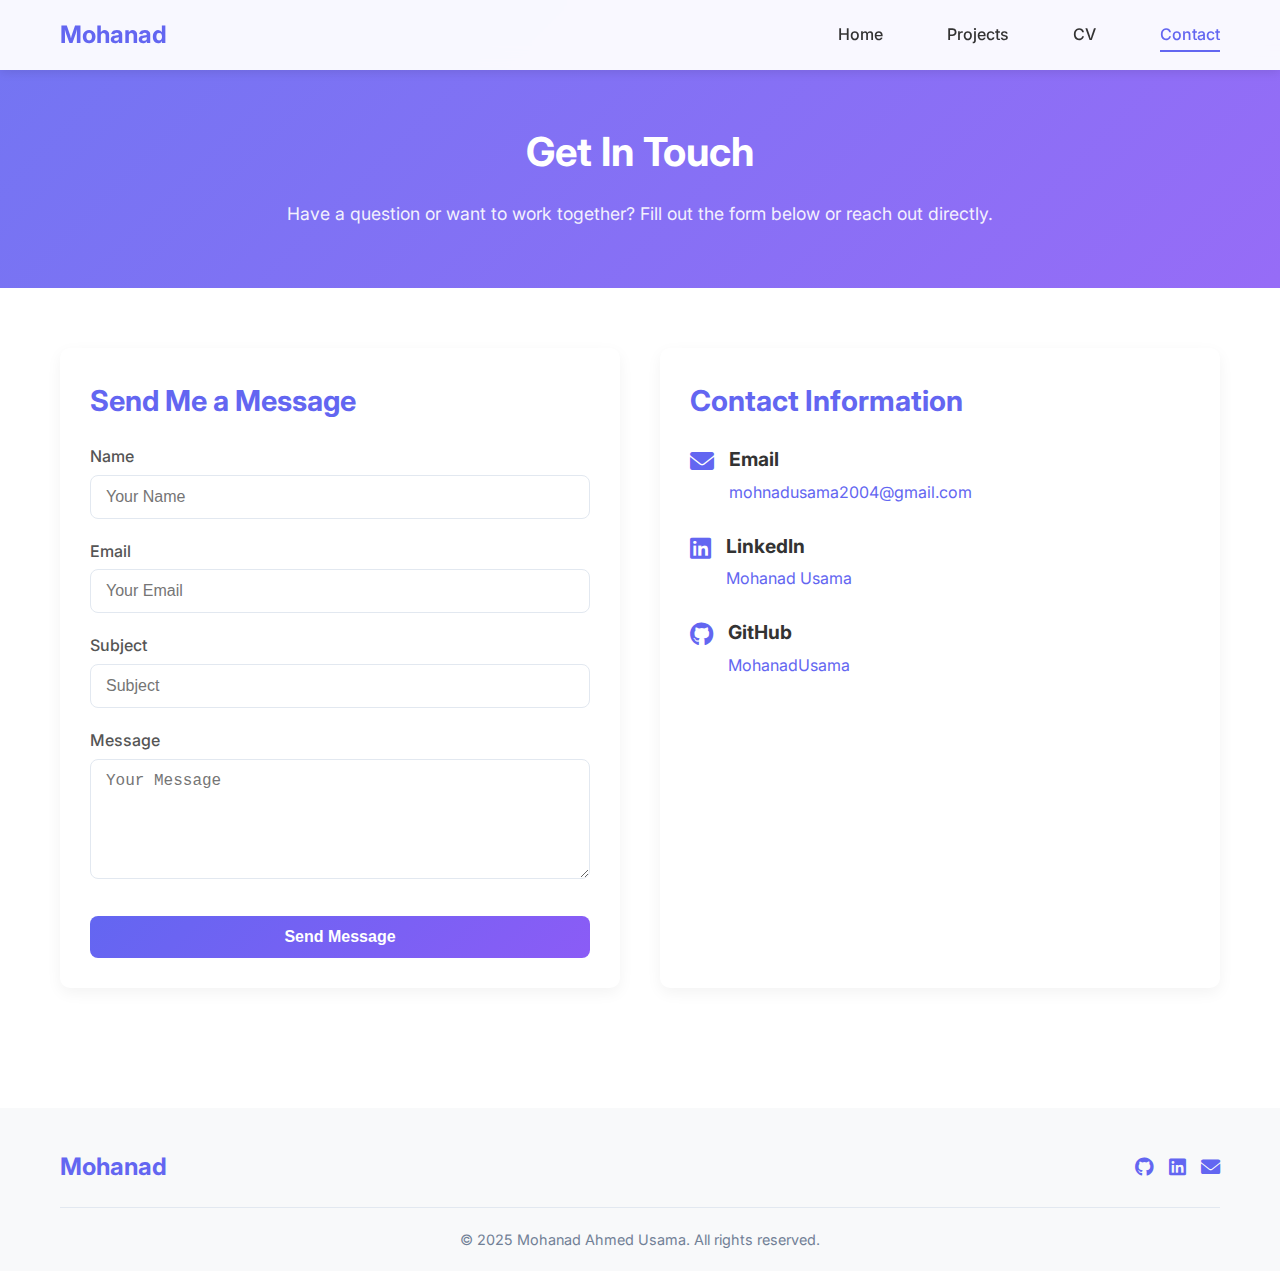
<file: Contact.html>
<!DOCTYPE html>
<html lang="en">
<head>
    <meta charset="UTF-8">
    <meta name="viewport" content="width=device-width, initial-scale=1.0">
    <title>Mohanad Ahmed Usama - Contact</title>
    <link rel="stylesheet" href="Contact.css">
    <link href="https://fonts.googleapis.com/css2?family=Inter:wght@300;400;500;600;700&display=swap" rel="stylesheet">
    <link rel="stylesheet" href="https://cdnjs.cloudflare.com/ajax/libs/font-awesome/6.0.0/css/all.min.css">
</head>
<body>
    <header>
        <nav class="navbar">
            <div class="nav-container">
                <div class="nav-logo">
                <span class="logo-text">Mohanad </span>
                </div>
                <ul class="nav-menu">
                    <li><a href="index.html">Home</a></li>
                    <li><a href="Projects.html">Projects</a></li>
                    <li><a href="CV.html">CV</a></li>
                    <li><a href="contact.html" class="active">Contact</a></li>
                </ul>
                <div class="nav-toggle" id="mobile-menu">
                    <span></span>
                    <span></span>
                    <span></span>
                </div>
            </div>
        </nav>
    </header>
    
    <!-- Contact Header -->
    <section class="contact-header">
        <div class="container">
            <h1>Get In Touch</h1>
            <p>Have a question or want to work together? Fill out the form below or reach out directly.</p>
        </div>
    </section>
    
    <main>
        <div class="contact-container">
            <div class="contact-form-container">
                <h2>Send Me a Message</h2>
                <form action="" class="contact-form">
                    <div class="form-group">
                        <label for="name">Name</label>
                        <input required class="input" type="text" name="name" id="name" placeholder="Your Name">
                    </div>
                    <div class="form-group">
                        <label for="email">Email</label>
                        <input required class="input" type="email" name="email" id="email" placeholder="Your Email">
                    </div>
                    <div class="form-group">
                        <label for="subject">Subject</label>
                        <input required class="input" type="text" name="subject" id="subject" placeholder="Subject">
                    </div>
                    <div class="form-group">
                        <label for="message">Message</label>
                        <textarea required class="input textarea" name="message" id="message" placeholder="Your Message" rows="5"></textarea>
                    </div>
                    <button type="submit" class="submit-button">Send Message</button>
                </form>
            </div>
            
            <div class="contact-info-container">
                <h2>Contact Information</h2>
                <div class="contact-info">
                    <div class="contact-item">
                        <i class="fas fa-envelope"></i>
                        <div>
                            <h3>Email</h3>
                            <p><a href="mailto:mohnadusama2004@gmail.com">mohnadusama2004@gmail.com</a></p>
                        </div>
                    </div>
                    <div class="contact-item">
                        <i class="fab fa-linkedin"></i>
                        <div>
                            <h3>LinkedIn</h3>
                            <p><a href="http://www.linkedin.com/in/mohanad-usama-36b650218" target="_blank">Mohanad Usama</a></p>
                        </div>
                    </div>
                    <div class="contact-item">
                        <i class="fab fa-github"></i>
                        <div>
                            <h3>GitHub</h3>
                            <p><a href="https://github.com/MohanadUsama" target="_blank">MohanadUsama</a></p>
                        </div>
                    </div>
                </div>
            </div>
        </div>
    </main>
    
    <footer class="footer">
        <div class="container">
            <div class="footer-content">
                <div class="footer-logo">
                    <span class="logo-text">Mohanad </span>
                </div>
                <div class="footer-social">
                    <a href="https://github.com/MohanadUsama" target="_blank"><i class="fab fa-github"></i></a>
                    <a href="http://www.linkedin.com/in/mohanad-usama-36b650218" target="_blank"><i class="fab fa-linkedin"></i></a>
                    <a href="mailto:mohnadusama2004@gmail.com"><i class="fas fa-envelope"></i></a>
                </div>
            </div>
            <div class="footer-bottom">
                <p>&copy; 2025 Mohanad Ahmed Usama. All rights reserved.</p>
            </div>
        </div>
    </footer>
    <script src="script.js"></script>
</body>
</file>
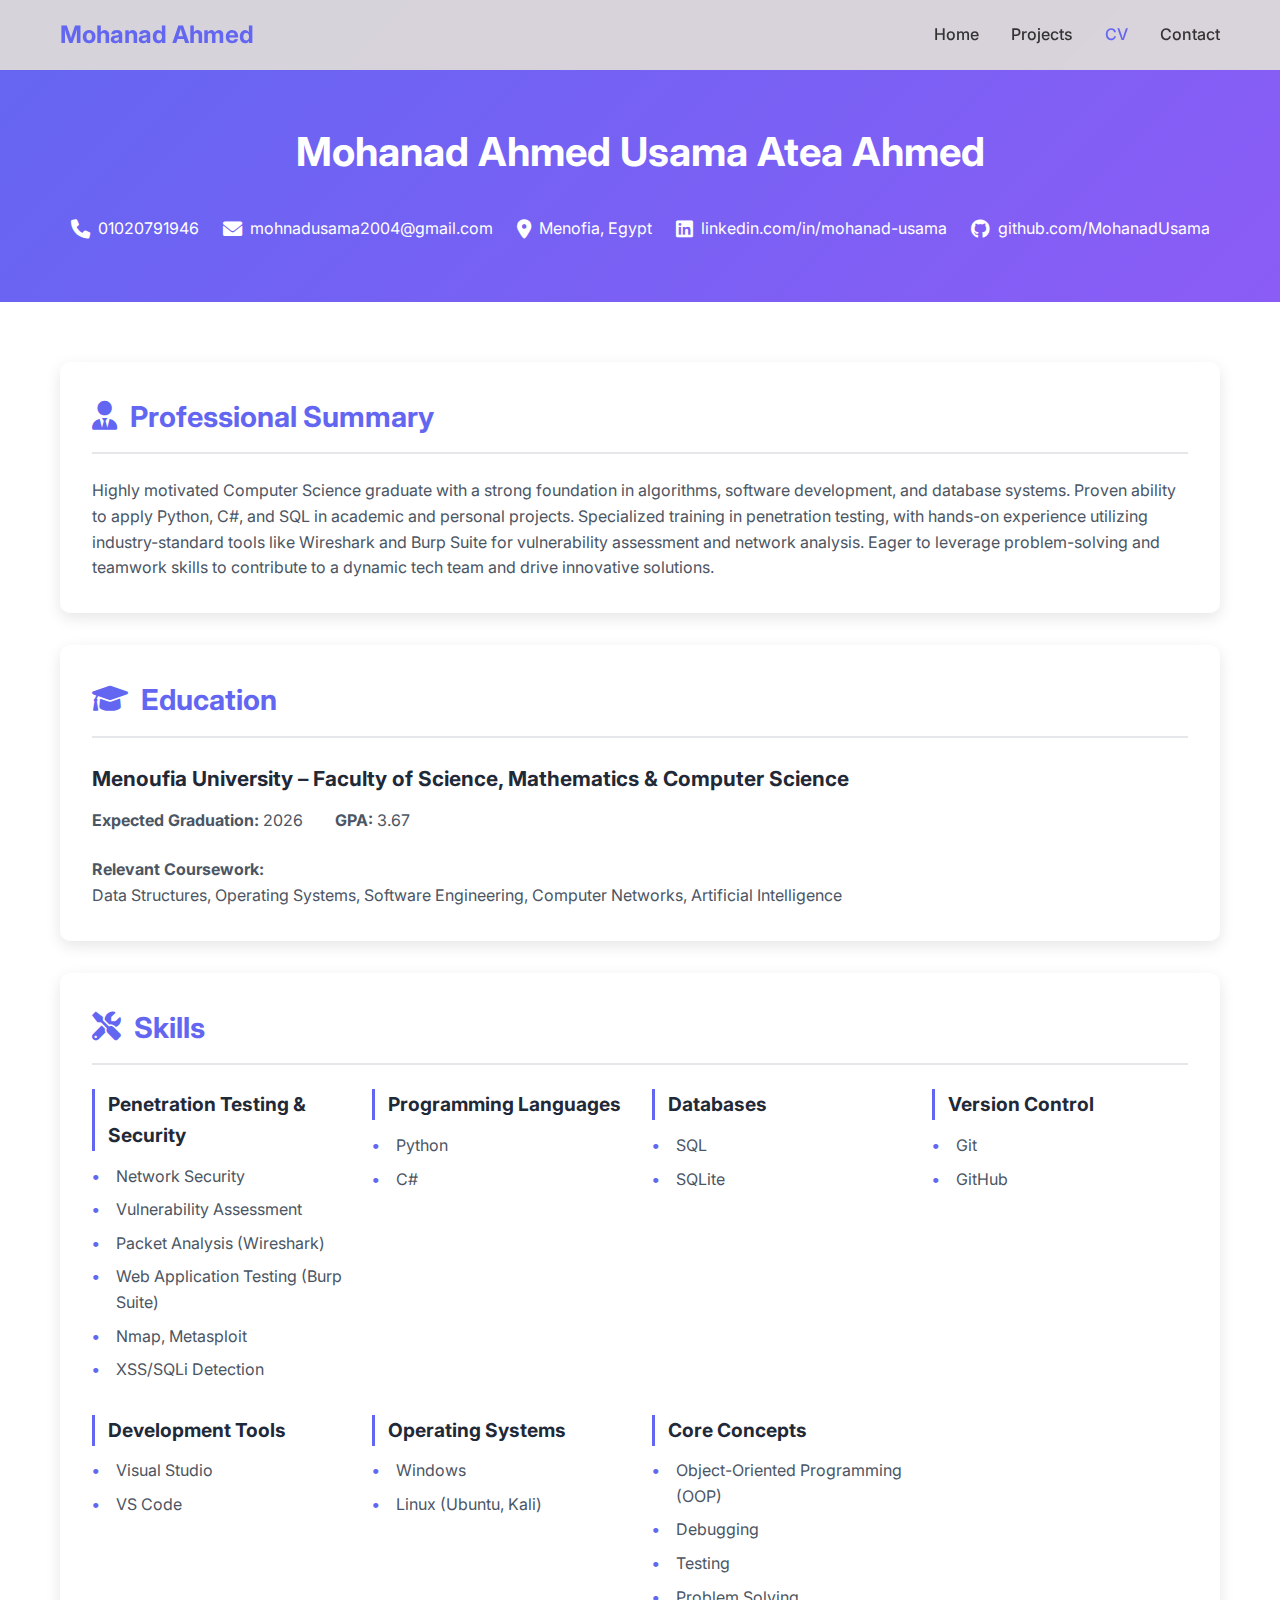
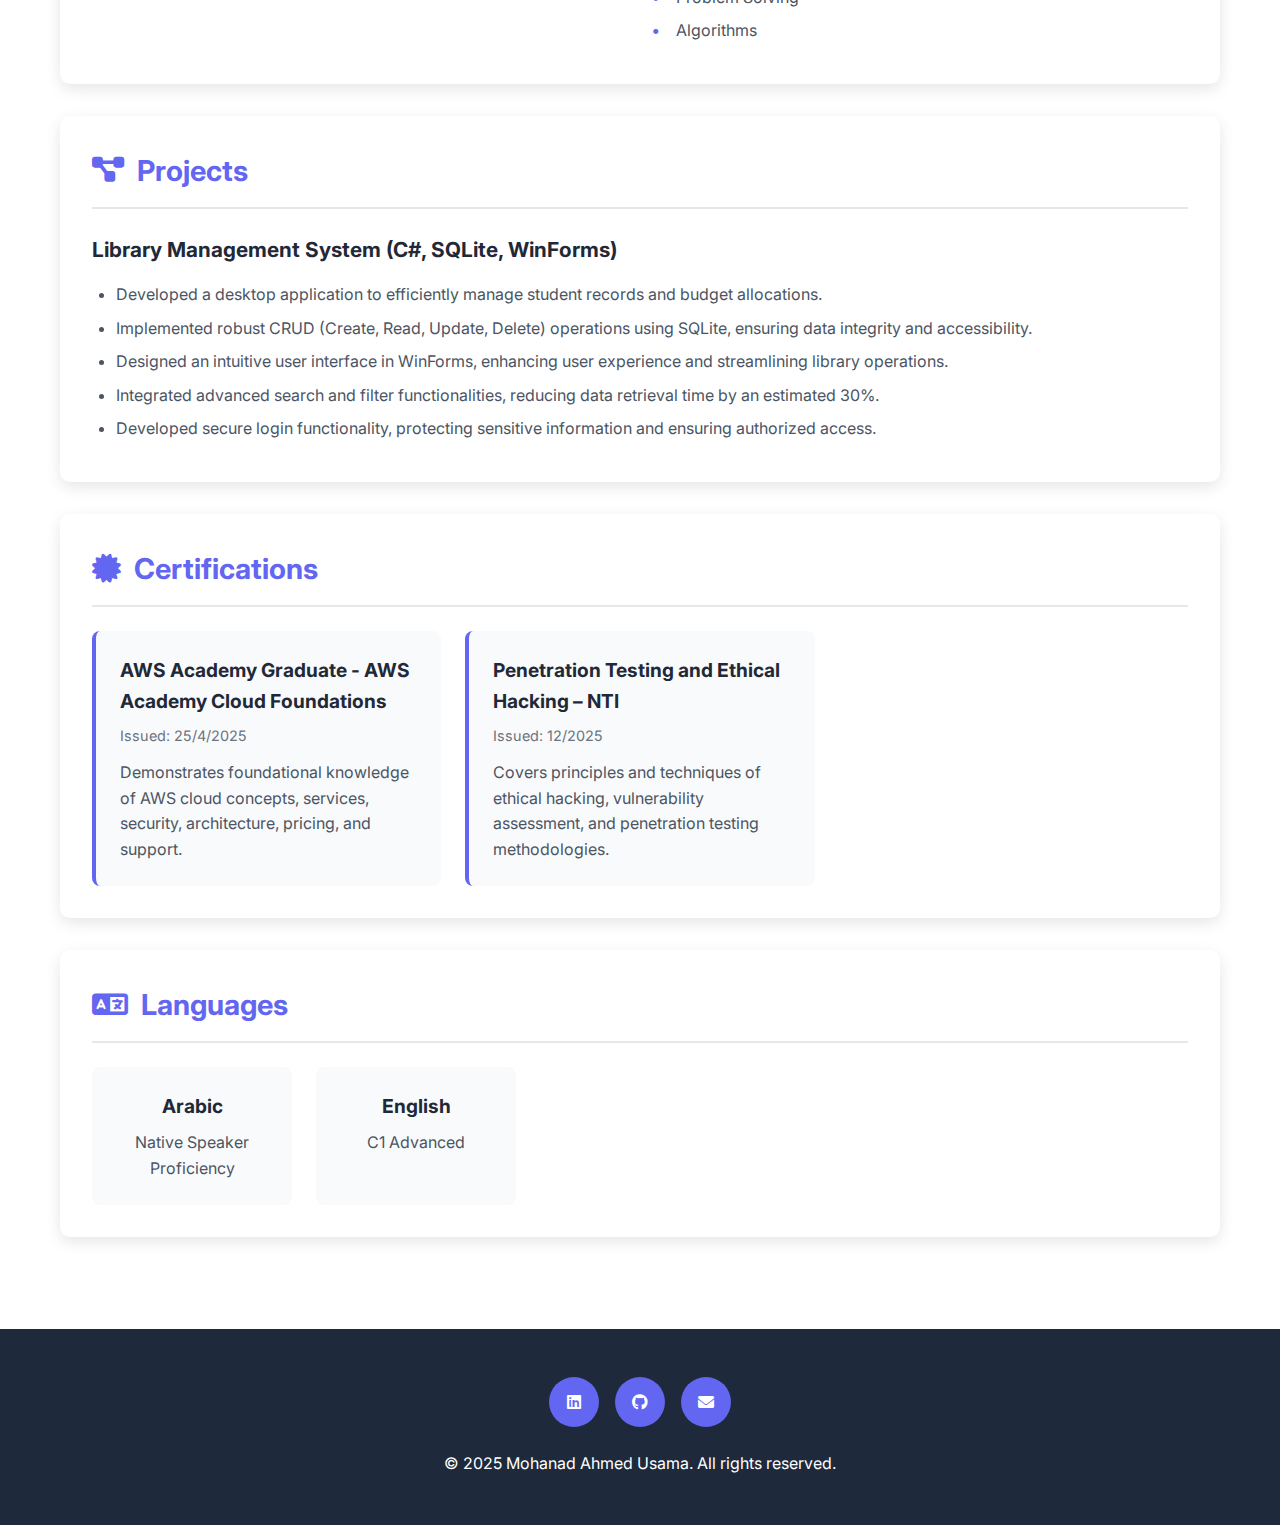
<file: CV.html>
<!DOCTYPE html>
<html lang="en">
<head>
    <meta charset="UTF-8">
    <meta name="viewport" content="width=device-width, initial-scale=1.0">
    <title>Mohanad Ahmed Usama - CV</title>
    <link rel="stylesheet" href="CV.css">
    <link rel="stylesheet" href="https://cdnjs.cloudflare.com/ajax/libs/font-awesome/6.0.0-beta3/css/all.min.css">
    <link href="https://fonts.googleapis.com/css2?family=Inter:wght@300;400;500;600;700&display=swap" rel="stylesheet">
</head>
<body>
    <!-- Navigation -->
    <nav class="navbar">
        <div class="nav-container">
            <div class="logo-text">Mohanad Ahmed</div>
            <ul class="nav-menu">
                <li><a href="index.html">Home</a></li>
                <li><a href="Projects.html">Projects</a></li>
                <li><a href="CV.html" class="active">CV</a></li>
                <li><a href="Contact.html">Contact</a></li>
            </ul>
            <div class="nav-toggle" id="mobile-menu">
                <span></span>
                <span></span>
                <span></span>
            </div>
        </div>
    </nav>

    <!-- CV Header -->
    <header class="cv-header">
        <div class="container">
            <h1>Mohanad Ahmed Usama Atea Ahmed</h1>
            <div class="contact-info">
                <div class="contact-item">
                    <i class="fas fa-phone"></i>
                    <span>01020791946</span>
                </div>
                <div class="contact-item">
                    <i class="fas fa-envelope"></i>
                    <a href="mailto:mohnadusama2004@gmail.com">mohnadusama2004@gmail.com</a>
                </div>
                <div class="contact-item">
                    <i class="fas fa-map-marker-alt"></i>
                    <span>Menofia, Egypt</span>
                </div>
                <div class="contact-item">
                    <i class="fab fa-linkedin"></i>
                    <a href="http://www.linkedin.com/in/mohanad-usama-36b650218" target="_blank">linkedin.com/in/mohanad-usama</a>
                </div>
                <div class="contact-item">
                    <i class="fab fa-github"></i>
                    <a href="https://github.com/MohanadUsama" target="_blank">github.com/MohanadUsama</a>
                </div>
            </div>
        </div>
    </header>

    <!-- Main Content -->
    <main class="cv-content">
        <div class="container">
            <!-- Professional Summary -->
            <section class="cv-section">
                <h2 class="section-title"><i class="fas fa-user-tie"></i> Professional Summary</h2>
                <div class="section-content">
                    <p>Highly motivated Computer Science graduate with a strong foundation in algorithms, software development, and database systems. Proven ability to apply Python, C#, and SQL in academic and personal projects. Specialized training in penetration testing, with hands-on experience utilizing industry-standard tools like Wireshark and Burp Suite for vulnerability assessment and network analysis. Eager to leverage problem-solving and teamwork skills to contribute to a dynamic tech team and drive innovative solutions.</p>
                </div>
            </section>

            <!-- Education -->
            <section class="cv-section">
                <h2 class="section-title"><i class="fas fa-graduation-cap"></i> Education</h2>
                <div class="section-content">
                    <div class="education-item">
                        <h3>Menoufia University – Faculty of Science, Mathematics & Computer Science</h3>
                        <div class="education-details">
                            <div class="education-info">
                                <span><strong>Expected Graduation:</strong> 2026</span>
                                <span><strong>GPA:</strong> 3.67</span>
                            </div>
                            <div class="education-courses">
                                <strong>Relevant Coursework:</strong>
                                <p>Data Structures, Operating Systems, Software Engineering, Computer Networks, Artificial Intelligence</p>
                            </div>
                        </div>
                    </div>
                </div>
            </section>

            <!-- Skills -->
            <section class="cv-section">
                <h2 class="section-title"><i class="fas fa-tools"></i> Skills</h2>
                <div class="section-content">
                    <div class="skills-grid">
                        <div class="skill-category">
                            <h3>Penetration Testing & Security</h3>
                            <ul>
                                <li>Network Security</li>
                                <li>Vulnerability Assessment</li>
                                <li>Packet Analysis (Wireshark)</li>
                                <li>Web Application Testing (Burp Suite)</li>
                                <li>Nmap, Metasploit</li>
                                <li>XSS/SQLi Detection</li>
                            </ul>
                        </div>
                        <div class="skill-category">
                            <h3>Programming Languages</h3>
                            <ul>
                                <li>Python</li>
                                <li>C#</li>
                            </ul>
                        </div>
                        <div class="skill-category">
                            <h3>Databases</h3>
                            <ul>
                                <li>SQL</li>
                                <li>SQLite</li>
                            </ul>
                        </div>
                        <div class="skill-category">
                            <h3>Version Control</h3>
                            <ul>
                                <li>Git</li>
                                <li>GitHub</li>
                            </ul>
                        </div>
                        <div class="skill-category">
                            <h3>Development Tools</h3>
                            <ul>
                                <li>Visual Studio</li>
                                <li>VS Code</li>
                            </ul>
                        </div>
                        <div class="skill-category">
                            <h3>Operating Systems</h3>
                            <ul>
                                <li>Windows</li>
                                <li>Linux (Ubuntu, Kali)</li>
                            </ul>
                        </div>
                        <div class="skill-category">
                            <h3>Core Concepts</h3>
                            <ul>
                                <li>Object-Oriented Programming (OOP)</li>
                                <li>Debugging</li>
                                <li>Testing</li>
                                <li>Problem Solving</li>
                                <li>Algorithms</li>
                            </ul>
                        </div>
                    </div>
                </div>
            </section>

            <!-- Projects -->
            <section class="cv-section">
                <h2 class="section-title"><i class="fas fa-project-diagram"></i> Projects</h2>
                <div class="section-content">
                    <div class="project-item">
                        <h3>Library Management System (C#, SQLite, WinForms)</h3>
                        <ul>
                            <li>Developed a desktop application to efficiently manage student records and budget allocations.</li>
                            <li>Implemented robust CRUD (Create, Read, Update, Delete) operations using SQLite, ensuring data integrity and accessibility.</li>
                            <li>Designed an intuitive user interface in WinForms, enhancing user experience and streamlining library operations.</li>
                            <li>Integrated advanced search and filter functionalities, reducing data retrieval time by an estimated 30%.</li>
                            <li>Developed secure login functionality, protecting sensitive information and ensuring authorized access.</li>
                        </ul>
                    </div>
                </div>
            </section>

            <!-- Certifications -->
            <section class="cv-section">
                <h2 class="section-title"><i class="fas fa-certificate"></i> Certifications</h2>
                <div class="section-content">
                    <div class="certification-grid">
                        <div class="certification-item">
                            <h3>AWS Academy Graduate - AWS Academy Cloud Foundations</h3>
                            <p class="certification-date">Issued: 25/4/2025</p>
                            <p>Demonstrates foundational knowledge of AWS cloud concepts, services, security, architecture, pricing, and support.</p>
                        </div>
                        <div class="certification-item">
                            <h3>Penetration Testing and Ethical Hacking – NTI</h3>
                            <p class="certification-date">Issued: 12/2025</p>
                            <p>Covers principles and techniques of ethical hacking, vulnerability assessment, and penetration testing methodologies.</p>
                        </div>
                    </div>
                </div>
            </section>

            <!-- Languages -->
            <section class="cv-section">
                <h2 class="section-title"><i class="fas fa-language"></i> Languages</h2>
                <div class="section-content">
                    <div class="language-grid">
                        <div class="language-item">
                            <h3>Arabic</h3>
                            <p>Native Speaker Proficiency</p>
                        </div>
                        <div class="language-item">
                            <h3>English</h3>
                            <p>C1 Advanced</p>
                        </div>
                    </div>
                </div>
            </section>
        </div>
    </main>

    <!-- Footer -->
    <footer class="footer">
        <div class="container">
            <div class="social-links">
                <a href="http://www.linkedin.com/in/mohanad-usama-36b650218" target="_blank"><i class="fab fa-linkedin"></i></a>
                <a href="https://github.com/MohanadUsama" target="_blank"><i class="fab fa-github"></i></a>
                <a href="mailto:mohnadusama2004@gmail.com"><i class="fas fa-envelope"></i></a>
            </div>
            <p>&copy; 2025 Mohanad Ahmed Usama. All rights reserved.</p>
        </div>
    </footer>

    <script>
        // Mobile menu toggle
        document.getElementById('mobile-menu').addEventListener('click', function() {
            document.querySelector('.nav-menu').classList.toggle('active');
            this.classList.toggle('active');
        });
    </script>
</body>
</html>
</file>
<file: Contact.css>
/* Reset and Base Styles */
* {
    margin: 0;
    padding: 0;
    box-sizing: border-box;
}

body {
    font-family: 'Inter', sans-serif;
    line-height: 1.6;
    color: #333;
    overflow-x: hidden;
    background: rgba(255, 255, 255, 0.1);
    margin: 0;
    padding: 0;
}

.container {
    max-width: 1200px;
    margin: 0 auto;
    padding: 0 20px;
}

/* Navigation */
.navbar {
    position: fixed;
    top: 0;
    width: 100%;
    background: rgba(221, 217, 217, 0.95);
    backdrop-filter: blur(10px);
    z-index: 1000;
    padding: 1rem 0;
    transition: all 0.3s ease;
    box-shadow: 0 2px 10px rgba(0, 0, 0, 0.1);
}

.nav-container {
    max-width: 1200px;
    margin: 0 auto;
    padding: 0 20px;
    display: flex;
    justify-content: space-between;
    align-items: center;
}

.logo-text {
    font-size: 1.5rem;
    font-weight: 700;
    color: #6366f1;
}

.nav-menu {
    display: flex;
    list-style: none;
}

.nav-menu li {
    margin-left: 2rem;
}

.nav-menu a {
    text-decoration: none;
    color: #333;
    font-weight: 500;
    transition: color 0.3s ease;
    padding: 0.5rem 0;
    position: relative;
}

.nav-menu a:hover, .nav-menu a.active {
    color: #6366f1;
}

.nav-menu a.active::after {
    content: '';
    position: absolute;
    bottom: 0;
    left: 0;
    width: 100%;
    height: 2px;
    background-color: #6366f1;
}

.nav-toggle {
    display: none;
    flex-direction: column;
    cursor: pointer;
}

.nav-toggle span {
    width: 25px;
    height: 3px;
    background: #333;
    margin: 3px 0;
    transition: 0.3s;
}

/* Contact Header */
.contact-header {
    background: linear-gradient(135deg, rgba(99, 102, 241, 0.9), rgba(139, 92, 246, 0.9));
    color: white;
    padding: 120px 0 60px;
    text-align: center;
    width: 100%;
    box-sizing: border-box;
}

.contact-header .container {
    width: 100%;
    max-width: 1200px;
    margin: 0 auto;
    padding: 0 20px;
    box-sizing: border-box;
    background: transparent;
}

.contact-header h1 {
    font-size: 2.5rem;
    margin-bottom: 1rem;
    font-weight: 700;
}

.contact-header p {
    font-size: 1.1rem;
    max-width: 800px;
    margin: 0 auto;
    opacity: 0.9;
}

/* Main Content */
main {
    padding: 60px 0;
}

.contact-container {
    display: grid;
    grid-template-columns: 1fr 1fr;
    gap: 40px;
    max-width: 1200px;
    margin: 0 auto;
    padding: 0 20px;
    width: 100%;
    box-sizing: border-box;
}

/* Contact Form */
.contact-form-container {
    background: white;
    border-radius: 10px;
    padding: 30px;
    box-shadow: 0 5px 15px rgba(0, 0, 0, 0.05);
}

.contact-form-container h2 {
    color: #6366f1;
    margin-bottom: 20px;
    font-size: 1.8rem;
}

.form-group {
    margin-bottom: 20px;
}

.form-group label {
    display: block;
    margin-bottom: 5px;
    font-weight: 500;
    color: #555;
}

.input {
    width: 100%;
    padding: 12px 15px;
    border: 1px solid #e2e8f0;
    border-radius: 8px;
    font-size: 1rem;
    transition: all 0.3s ease;
}

.input:focus {
    outline: none;
    border-color: #6366f1;
    box-shadow: 0 0 0 3px rgba(99, 102, 241, 0.2);
}

.textarea {
    resize: vertical;
    min-height: 120px;
}

.submit-button {
    background: linear-gradient(135deg, #6366f1, #8b5cf6);
    color: white;
    border: none;
    padding: 12px 25px;
    border-radius: 8px;
    font-size: 1rem;
    font-weight: 600;
    cursor: pointer;
    transition: all 0.3s ease;
    width: 100%;
    margin-top: 10px;
}

.submit-button:hover {
    transform: translateY(-2px);
    box-shadow: 0 5px 15px rgba(99, 102, 241, 0.4);
}

.submit-button:active {
    transform: translateY(0);
}

/* Contact Info */
.contact-info-container {
    background: white;
    border-radius: 10px;
    padding: 30px;
    box-shadow: 0 5px 15px rgba(0, 0, 0, 0.05);
}

.contact-info-container h2 {
    color: #6366f1;
    margin-bottom: 20px;
    font-size: 1.8rem;
}

.contact-info {
    display: flex;
    flex-direction: column;
    gap: 25px;
}

.contact-item {
    display: flex;
    align-items: flex-start;
    gap: 15px;
}

.contact-item i {
    font-size: 1.5rem;
    color: #6366f1;
    margin-top: 5px;
}

.contact-item h3 {
    margin-bottom: 5px;
    font-size: 1.2rem;
    color: #333;
}

.contact-item p a {
    color: #6366f1;
    text-decoration: none;
    transition: color 0.3s ease;
}

.contact-item p a:hover {
    color: #4f46e5;
    text-decoration: underline;
}

/* Footer */
.footer {
    background: #f8f9fa;
    padding: 40px 0 20px;
    margin-top: 60px;
}

.footer-content {
    display: flex;
    justify-content: space-between;
    align-items: center;
    margin-bottom: 20px;
}

.footer-social {
    display: flex;
    gap: 15px;
}

.footer-social a {
    color: #6366f1;
    font-size: 1.2rem;
    transition: color 0.3s ease;
}

.footer-social a:hover {
    color: #4f46e5;
}

.footer-bottom {
    text-align: center;
    padding-top: 20px;
    border-top: 1px solid #e2e8f0;
    color: #718096;
    font-size: 0.9rem;
}

/* Responsive Styles */
@media (max-width: 768px) {
    .contact-header {
        background: linear-gradient(135deg, rgba(99, 102, 241, 1), rgba(139, 92, 246, 1));
        padding: 100px 0 50px;
    }
    
    .contact-container {
        grid-template-columns: 1fr;
        gap: 30px;
        padding: 0 15px;
        background-color: #fff;
    }
    
    .contact-header h1 {
        font-size: 2rem;
    }
    
    .contact-header p {
        font-size: 1rem;
        padding: 0 15px;
    }
    
    .nav-menu {
        position: fixed;
        top: 70px;
        left: -100%;
        flex-direction: column;
        background: white;
        width: 100%;
        text-align: center;
        transition: 0.3s;
        box-shadow: 0 10px 15px rgba(0, 0, 0, 0.1);
        padding: 20px 0;
    }
    
    .nav-menu.active {
        left: 0;
    }
    
    .nav-menu li {
        margin: 15px 0;
    }
    
    .nav-toggle {
        display: flex;
    }
    
    main {
        padding: 40px 0;
        background-color: #fff;
    }
    
    .footer-content {
        flex-direction: column;
        gap: 15px;
        text-align: center;
    }
}

@media (max-width: 480px) {
    .contact-header {
        padding: 100px 0 40px;
    }
    
    .contact-header h1 {
        font-size: 1.8rem;
    }
    
    .contact-header p {
        font-size: 0.9rem;
        padding: 0 10px;
    }
    
    .contact-container {
        padding: 0 10px;
    }
    
    .contact-form-container, .contact-info-container {
        padding: 20px 15px;
        border-radius: 8px;
        margin-bottom: 20px;
    }
    
    .contact-form-container h2, .contact-info-container h2 {
        font-size: 1.5rem;
        margin-bottom: 15px;
    }
    
    .form-group {
        margin-bottom: 12px;
    }
    
    .form-group label {
        margin-bottom: 3px;
        font-size: 0.9rem;
    }
    
    .input {
        padding: 10px 12px;
        font-size: 0.9rem;
    }
    
    .textarea {
        min-height: 100px;
    }
    
    .submit-button {
        padding: 10px 20px;
        font-size: 0.95rem;
    }
    
    .contact-item {
        gap: 10px;
        margin-bottom: 15px;
    }
    
    .contact-item i {
        font-size: 1.2rem;
    }
    
    .contact-item h3 {
        font-size: 1.1rem;
        margin-bottom: 2px;
    }
    
    .contact-item p {
        font-size: 0.9rem;
    }
    
    main {
        padding: 30px 0;
    }
}
/* Navigation */
.navbar {
    position: fixed;
    top: 0;
    width: 100%;
    background: rgba(255, 255, 255, 0.95);
    backdrop-filter: blur(10px);
    z-index: 1000;
    padding: 1rem 0;
    transition: all 0.3s ease;
}

.nav-container {
    max-width: 1200px;
    margin: 0 auto;
    padding: 0 20px;
    display: flex;
    justify-content: space-between;
    align-items: center;
}

.logo-text {
    font-size: 1.5rem;
    font-weight: 700;
    color: #6366f1;
}

.nav-menu {
    display: flex;
    list-style: none;
    gap: 2rem;
}

.nav-menu a {
    text-decoration: none;
    color: #333;
    font-weight: 500;
    transition: color 0.3s ease;
}

.nav-menu a:hover {
    color: #6366f1;
}

.nav-toggle {
    display: none;
    flex-direction: column;
    cursor: pointer;
}

.nav-toggle span {
    width: 25px;
    height: 3px;
    background: #333;
    margin: 3px 0;
    transition: 0.3s;
}
@media (max-width: 480px) {
    .container{
    max-width: 350px;
    background: #F8F9FD;
    background: linear-gradient(0deg, rgb(255, 255, 255) 0%, rgb(244, 247, 251) 100%);
    border-radius: 40px;
    padding: 25px 35px;
    border: 1.5px solid rgb(255, 255, 255);
    box-shadow: rgba(133, 189, 215, 0.8784313725) 0px 30px 30px -20px;
    margin: 20px;
    position: relative;
    top: 50%;
    left:0%;
    right:0%;
    }
    .contact-{
        max-width: 350px;
    }
}
</file>
<file: CV.css>
/* Reset and Base Styles */
* {
    margin: 0;
    padding: 0;
    box-sizing: border-box;
}

body {
    font-family: 'Inter', sans-serif;
    line-height: 1.6;
    color: #333;
    background: rgba(255, 255, 255, 0.1);
    margin: 0;
    padding: 0;
}

.container {
    max-width: 1200px;
    margin: 0 auto;
    padding: 0 20px;
}

/* Navigation */
.navbar {
    position: fixed;
    top: 0;
    width: 100%;
    background: rgba(221, 217, 217, 0.95);
    backdrop-filter: blur(10px);
    z-index: 1000;
    padding: 1rem 0;
    transition: all 0.3s ease;
}

.nav-container {
    max-width: 1200px;
    margin: 0 auto;
    padding: 0 20px;
    display: flex;
    justify-content: space-between;
    align-items: center;
}

.logo-text {
    font-size: 1.5rem;
    font-weight: 700;
    color: #6366f1;
}

.nav-menu {
    display: flex;
    list-style: none;
    gap: 2rem;
}

.nav-menu a {
    text-decoration: none;
    color: #333;
    font-weight: 500;
    transition: color 0.3s ease;
}

.nav-menu a:hover, .nav-menu a.active {
    color: #6366f1;
}

.nav-toggle {
    display: none;
    flex-direction: column;
    cursor: pointer;
}

.nav-toggle span {
    width: 25px;
    height: 3px;
    background: #333;
    margin: 3px 0;
    transition: 0.3s;
}

/* CV Header */
.cv-header {
    background: linear-gradient(135deg, #6366f1, #8b5cf6);
    color: white;
    padding: 120px 0 60px;
    text-align: center;
}

.cv-header h1 {
    font-size: 2.5rem;
    margin-bottom: 1.5rem;
    font-weight: 700;
}

.contact-info {
    display: flex;
    flex-wrap: wrap;
    justify-content: center;
    gap: 1.5rem;
    margin-top: 2rem;
}

.contact-item {
    display: flex;
    align-items: center;
    gap: 0.5rem;
}

.contact-item i {
    font-size: 1.2rem;
}

.contact-item a {
    color: white;
    text-decoration: none;
    transition: opacity 0.3s;
}

.contact-item a:hover {
    opacity: 0.8;
}

/* Main CV Content */
.cv-content {
    padding: 60px 0;
    background: rgba(255, 255, 255, 0.1);
}

.cv-section {
    background: white;
    border-radius: 10px;
    box-shadow: 0 5px 15px rgba(0, 0, 0, 0.1);
    padding: 2rem;
    margin-bottom: 2rem;
}

.section-title {
    color: #6366f1;
    font-size: 1.8rem;
    margin-bottom: 1.5rem;
    display: flex;
    align-items: center;
    gap: 0.8rem;
    border-bottom: 2px solid #e5e7eb;
    padding-bottom: 0.8rem;
}

.section-content {
    color: #4b5563;
}

/* Education Section */
.education-item h3 {
    color: #1f2937;
    font-size: 1.3rem;
    margin-bottom: 0.8rem;
}

.education-details {
    display: flex;
    flex-direction: column;
    gap: 1rem;
}

.education-info {
    display: flex;
    gap: 2rem;
}

.education-courses {
    margin-top: 0.5rem;
}

/* Skills Section */
.skills-grid {
    display: grid;
    grid-template-columns: repeat(auto-fill, minmax(250px, 1fr));
    gap: 1.5rem;
}

.skill-category h3 {
    color: #1f2937;
    font-size: 1.2rem;
    margin-bottom: 0.8rem;
    border-left: 3px solid #6366f1;
    padding-left: 0.8rem;
}

.skill-category ul {
    list-style: none;
}

.skill-category li {
    position: relative;
    padding-left: 1.5rem;
    margin-bottom: 0.5rem;
}

.skill-category li:before {
    content: "•";
    color: #6366f1;
    font-weight: bold;
    position: absolute;
    left: 0;
}

/* Projects Section */
.project-item h3 {
    color: #1f2937;
    font-size: 1.3rem;
    margin-bottom: 1rem;
}

.project-item ul {
    padding-left: 1.5rem;
}

.project-item li {
    margin-bottom: 0.5rem;
}

/* Certifications Section */
.certification-grid {
    display: grid;
    grid-template-columns: repeat(auto-fill, minmax(300px, 1fr));
    gap: 1.5rem;
}

.certification-item {
    background: #f9fafb;
    border-radius: 8px;
    padding: 1.5rem;
    border-left: 4px solid #6366f1;
}

.certification-item h3 {
    color: #1f2937;
    font-size: 1.2rem;
    margin-bottom: 0.5rem;
}

.certification-date {
    color: #6b7280;
    font-size: 0.9rem;
    margin-bottom: 0.8rem;
}

/* Languages Section */
.language-grid {
    display: grid;
    grid-template-columns: repeat(auto-fill, minmax(200px, 1fr));
    gap: 1.5rem;
}

.language-item {
    background: #f9fafb;
    border-radius: 8px;
    padding: 1.5rem;
    text-align: center;
}

.language-item h3 {
    color: #1f2937;
    font-size: 1.2rem;
    margin-bottom: 0.5rem;
}

/* Footer */
.footer {
    background: #1e293b;
    color: white;
    padding: 3rem 0;
    text-align: center;
}

.social-links {
    display: flex;
    justify-content: center;
    gap: 1rem;
    margin-bottom: 1.5rem;
}

.social-links a {
    width: 50px;
    height: 50px;
    background: #6366f1;
    color: white;
    display: flex;
    align-items: center;
    justify-content: center;
    border-radius: 50%;
    text-decoration: none;
    transition: all 0.3s ease;
}

.social-links a:hover {
    background: #5855eb;
    transform: translateY(-3px);
}

/* Responsive Styles */
@media screen and (max-width: 768px) {
    .nav-menu {
        position: fixed;
        top: 70px;
        left: -100%;
        flex-direction: column;
        background: rgba(221, 217, 217, 0.95);
        width: 100%;
        text-align: center;
        transition: 0.3s;
        box-shadow: 0 10px 27px rgba(0, 0, 0, 0.05);
        padding: 20px 0;
        gap: 1.5rem;
    }

    .nav-menu.active {
        left: 0;
    }

    .nav-toggle {
        display: flex;
    }

    .cv-header {
        padding: 100px 0 40px;
    }

    .cv-header h1 {
        font-size: 2rem;
    }

    .contact-info {
        flex-direction: column;
        gap: 1rem;
    }

    .skills-grid, .certification-grid, .language-grid {
        grid-template-columns: 1fr;
    }

    .education-info {
        flex-direction: column;
        gap: 0.5rem;
    }

    .cv-section {
        padding: 1.5rem;
    }
}

@media screen and (max-width: 480px) {
    .cv-header h1 {
        font-size: 1.8rem;
    }

    .section-title {
        font-size: 1.5rem;
    }
}
</file>
